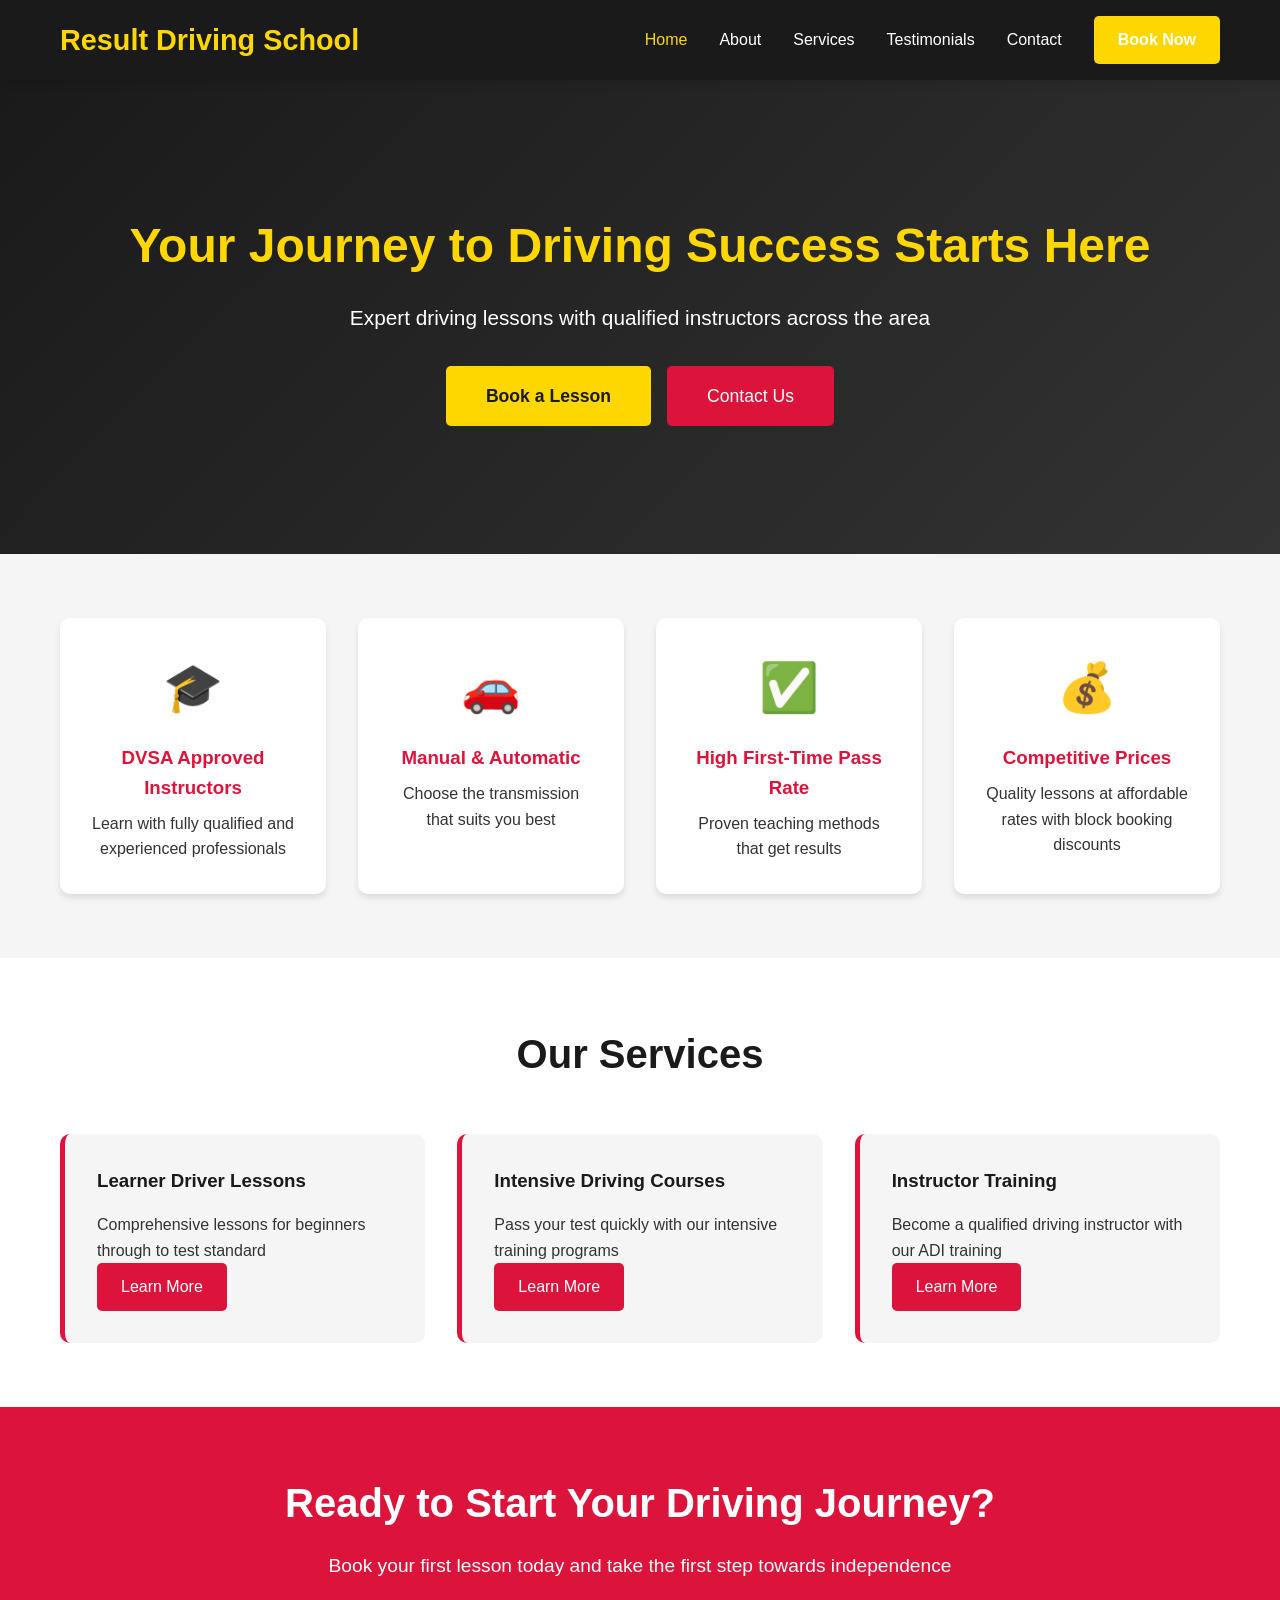
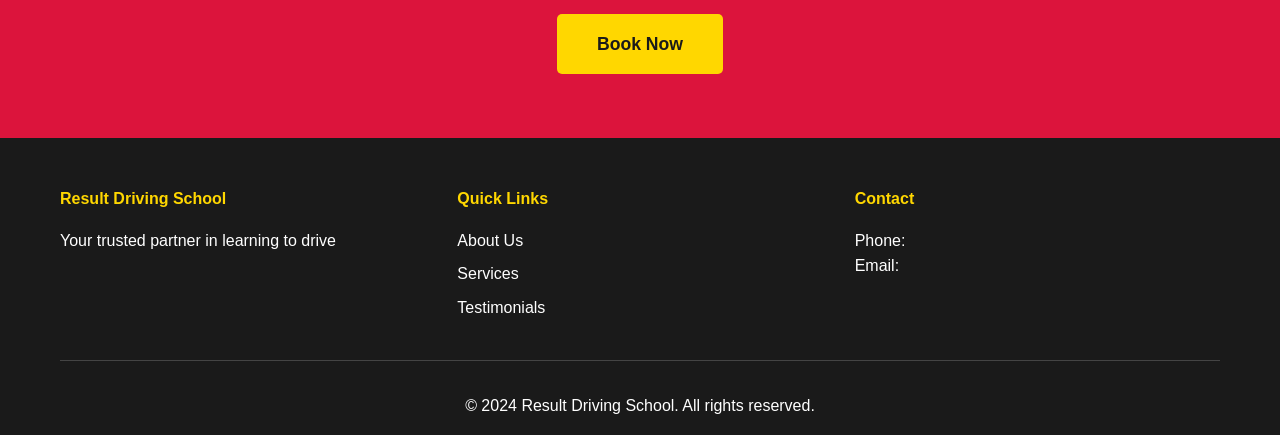
<file: index.html>
<!DOCTYPE html>

<html lang="en">
<head>
    <meta charset="UTF-8">
    <meta name="viewport" content="width=device-width, initial-scale=1.0">
    <title>Result Driving School | Expert Driving Lessons & Instructor Training</title>
    <link rel="stylesheet" href="styles.css">
</head>
<body>
    <nav class="navbar">
        <div class="container">
            <div class="logo">Result Driving School</div>
            <ul class="nav-menu">
                <li><a href="index.html" class="active">Home</a></li>
                <li><a href="about.html">About</a></li>
                <li><a href="services.html">Services</a></li>
                <li><a href="testimonials.html">Testimonials</a></li>
                <li><a href="contact.html">Contact</a></li>
                <li><a href="booking.html" class="cta-btn">Book Now</a></li>
            </ul>
            <div class="hamburger">
                <span></span>
                <span></span>
                <span></span>
            </div>
        </div>
    </nav>

    <section class="hero">
        <div class="hero-content">
            <h1>Your Journey to Driving Success Starts Here</h1>
            <p>Expert driving lessons with qualified instructors across the area</p>
            <div class="hero-buttons">
                <a href="booking.html" class="cta-btn large">Book a Lesson</a>
                <a href="contact.html" class="btn-secondary large">Contact Us</a>
            </div>
        </div>
    </section>

    <section class="features">
        <div class="container">
            <div class="feature-card">
                <div class="icon">🎓</div>
                <h3>DVSA Approved Instructors</h3>
                <p>Learn with fully qualified and experienced professionals</p>
            </div>
            <div class="feature-card">
                <div class="icon">🚗</div>
                <h3>Manual & Automatic</h3>
                <p>Choose the transmission that suits you best</p>
            </div>
            <div class="feature-card">
                <div class="icon">✅</div>
                <h3>High First-Time Pass Rate</h3>
                <p>Proven teaching methods that get results</p>
            </div>
            <div class="feature-card">
                <div class="icon">💰</div>
                <h3>Competitive Prices</h3>
                <p>Quality lessons at affordable rates with block booking discounts</p>
            </div>
        </div>
    </section>

    <section class="services-preview">
        <div class="container">
            <h2>Our Services</h2>
            <div class="services-grid">
                <div class="service-card">
                    <h3>Learner Driver Lessons</h3>
                    <p>Comprehensive lessons for beginners through to test standard</p>
                    <a href="services.html" class="btn-secondary">Learn More</a>
                </div>
                <div class="service-card">
                    <h3>Intensive Driving Courses</h3>
                    <p>Pass your test quickly with our intensive training programs</p>
                    <a href="services.html" class="btn-secondary">Learn More</a>
                </div>
                <div class="service-card">
                    <h3>Instructor Training</h3>
                    <p>Become a qualified driving instructor with our ADI training</p>
                    <a href="services.html" class="btn-secondary">Learn More</a>
                </div>
            </div>
        </div>
    </section>

    <section class="cta-section">
        <div class="container">
            <h2>Ready to Start Your Driving Journey?</h2>
            <p>Book your first lesson today and take the first step towards independence</p>
            <a href="booking.html" class="cta-btn large">Book Now</a>
        </div>
    </section>

    <footer>
        <div class="container">
            <div class="footer-content">
                <div class="footer-col">
                    <h4>Result Driving School</h4>
                    <p>Your trusted partner in learning to drive</p>
                </div>
                <div class="footer-col">
                    <h4>Quick Links</h4>
                    <ul>
                        <li><a href="about.html">About Us</a></li>
                        <li><a href="services.html">Services</a></li>
                        <li><a href="testimonials.html">Testimonials</a></li>
                    </ul>
                </div>
                <div class="footer-col">
                    <h4>Contact</h4>
                    <p>Phone: <phone number></p>
                    <p>Email: <email></p>
                </div>
            </div>
            <div class="footer-bottom">
                <p>&copy; 2024 Result Driving School. All rights reserved.</p>
            </div>
        </div>
    </footer>

    <script src="script.js"></script>
</body>
</html>
</file>
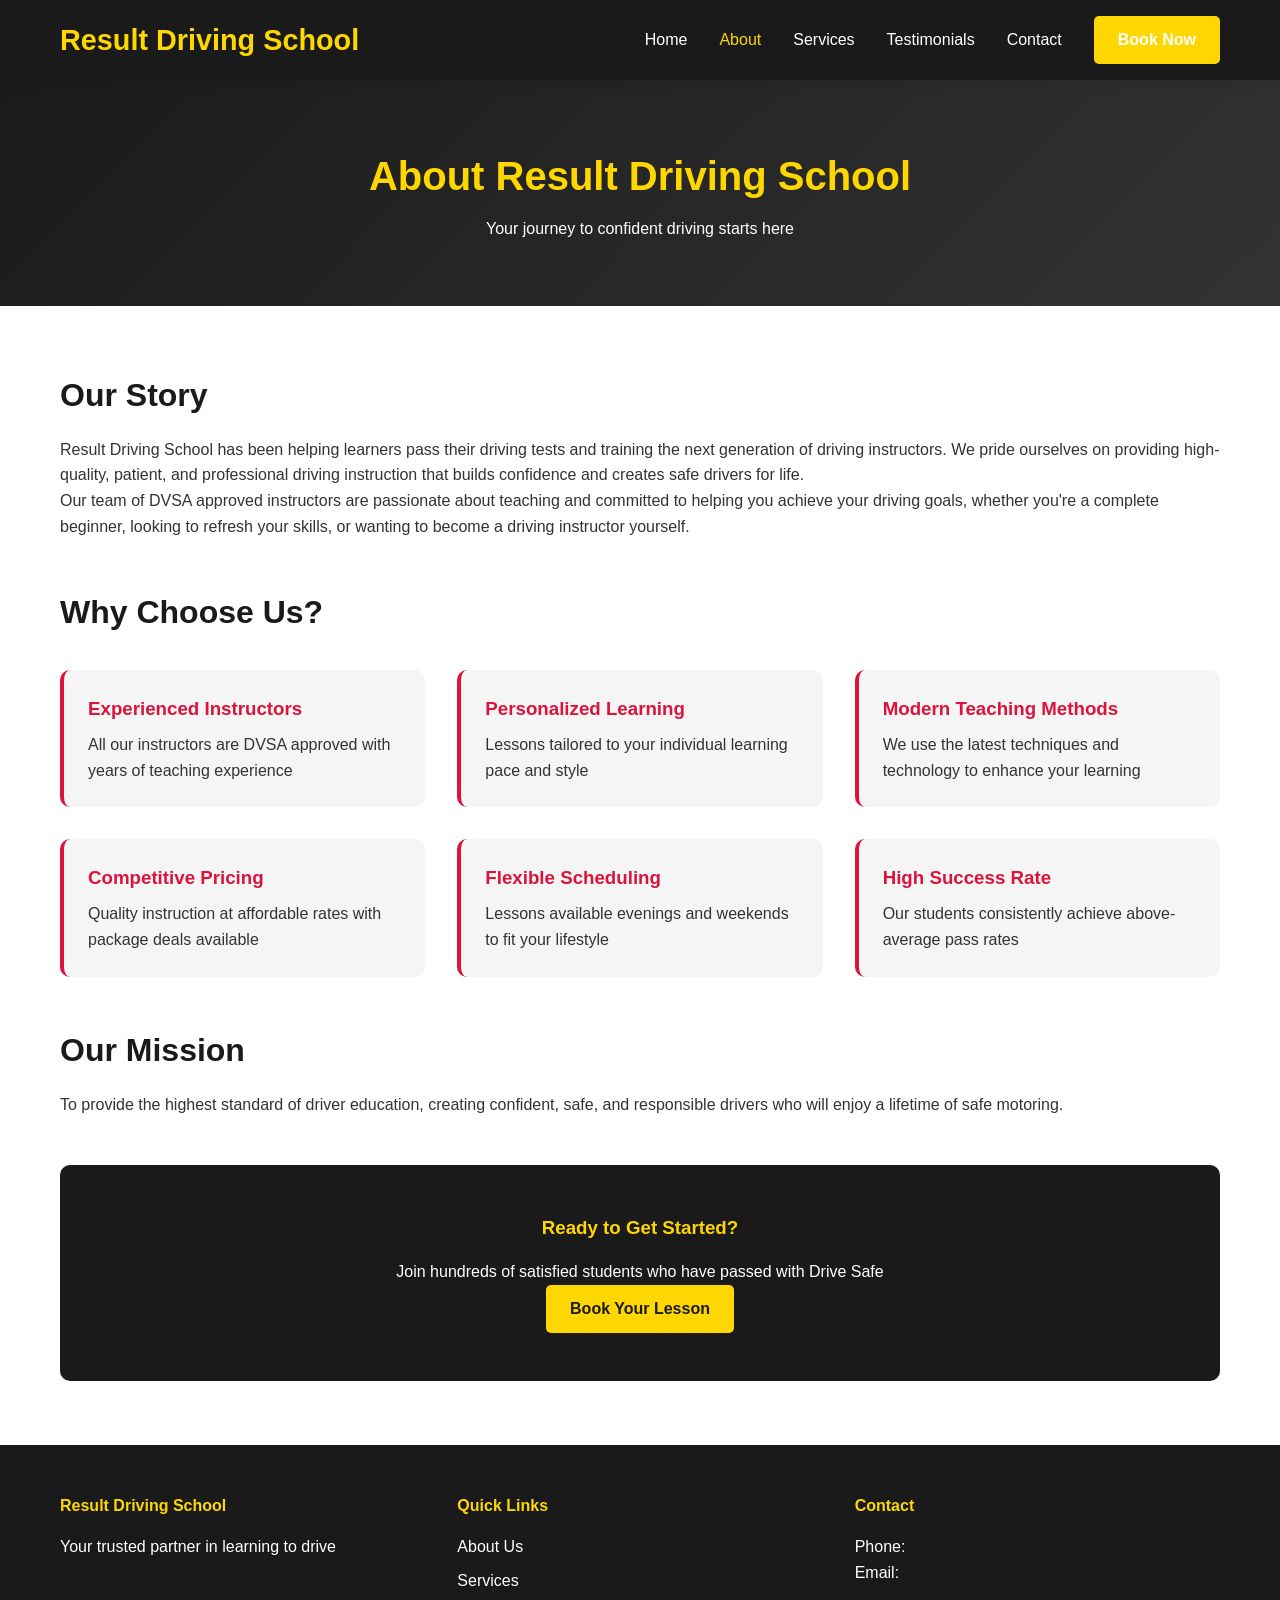
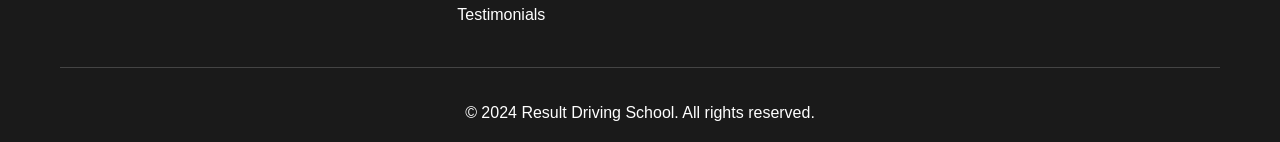
<file: about.html>
<!DOCTYPE html>
<html lang="en">
<head>
    <meta charset="UTF-8">
    <meta name="viewport" content="width=device-width, initial-scale=1.0">
    <title>About Us | Result Driving School</title>
    <link rel="stylesheet" href="styles.css">
</head>
<body>
    <nav class="navbar">
        <div class="container">
            <div class="logo">Result Driving School</div>
            <ul class="nav-menu">
                <li><a href="index.html">Home</a></li>
                <li><a href="about.html" class="active">About</a></li>
                <li><a href="services.html">Services</a></li>
                <li><a href="testimonials.html">Testimonials</a></li>
                <li><a href="contact.html">Contact</a></li>
                <li><a href="booking.html" class="cta-btn">Book Now</a></li>
            </ul>
            <div class="hamburger">
                <span></span>
                <span></span>
                <span></span>
            </div>
        </div>
    </nav>

    <section class="page-header">
        <div class="container">
            <h1>About Result Driving School</h1>
            <p>Your journey to confident driving starts here</p>
        </div>
    </section>

    <section class="about-content">
        <div class="container">
            <div class="about-section">
                <h2>Our Story</h2>
                <p>Result Driving School has been helping learners pass their driving tests and training the next generation of driving instructors. We pride ourselves on providing high-quality, patient, and professional driving instruction that builds confidence and creates safe drivers for life.</p>
                <p>Our team of DVSA approved instructors are passionate about teaching and committed to helping you achieve your driving goals, whether you're a complete beginner, looking to refresh your skills, or wanting to become a driving instructor yourself.</p>
            </div>

            <div class="about-section">
                <h2>Why Choose Us?</h2>
                <div class="why-choose-grid">
                    <div class="why-card">
                        <h3>Experienced Instructors</h3>
                        <p>All our instructors are DVSA approved with years of teaching experience</p>
                    </div>
                    <div class="why-card">
                        <h3>Personalized Learning</h3>
                        <p>Lessons tailored to your individual learning pace and style</p>
                    </div>
                    <div class="why-card">
                        <h3>Modern Teaching Methods</h3>
                        <p>We use the latest techniques and technology to enhance your learning</p>
                    </div>
                    <div class="why-card">
                        <h3>Competitive Pricing</h3>
                        <p>Quality instruction at affordable rates with package deals available</p>
                    </div>
                    <div class="why-card">
                        <h3>Flexible Scheduling</h3>
                        <p>Lessons available evenings and weekends to fit your lifestyle</p>
                    </div>
                    <div class="why-card">
                        <h3>High Success Rate</h3>
                        <p>Our students consistently achieve above-average pass rates</p>
                    </div>
                </div>
            </div>

            <div class="about-section">
                <h2>Our Mission</h2>
                <p>To provide the highest standard of driver education, creating confident, safe, and responsible drivers who will enjoy a lifetime of safe motoring.</p>
            </div>

            <div class="cta-box">
                <h3>Ready to Get Started?</h3>
                <p>Join hundreds of satisfied students who have passed with Drive Safe</p>
                <a href="booking.html" class="cta-btn">Book Your Lesson</a>
            </div>
        </div>
    </section>

    <footer>
        <div class="container">
            <div class="footer-content">
                <div class="footer-col">
                    <h4>Result Driving School</h4>
                    <p>Your trusted partner in learning to drive</p>
                </div>
                <div class="footer-col">
                    <h4>Quick Links</h4>
                    <ul>
                        <li><a href="about.html">About Us</a></li>
                        <li><a href="services.html">Services</a></li>
                        <li><a href="testimonials.html">Testimonials</a></li>
                    </ul>
                </div>
                <div class="footer-col">
                    <h4>Contact</h4>
                    <p>Phone: <phone number></p>
                    <p>Email: <email></p>
                </div>
            </div>
            <div class="footer-bottom">
                <p>&copy; 2024 Result Driving School. All rights reserved.</p>
            </div>
        </div>
    </footer>

    <script src="script.js"></script>
</body>
</html>
</file>
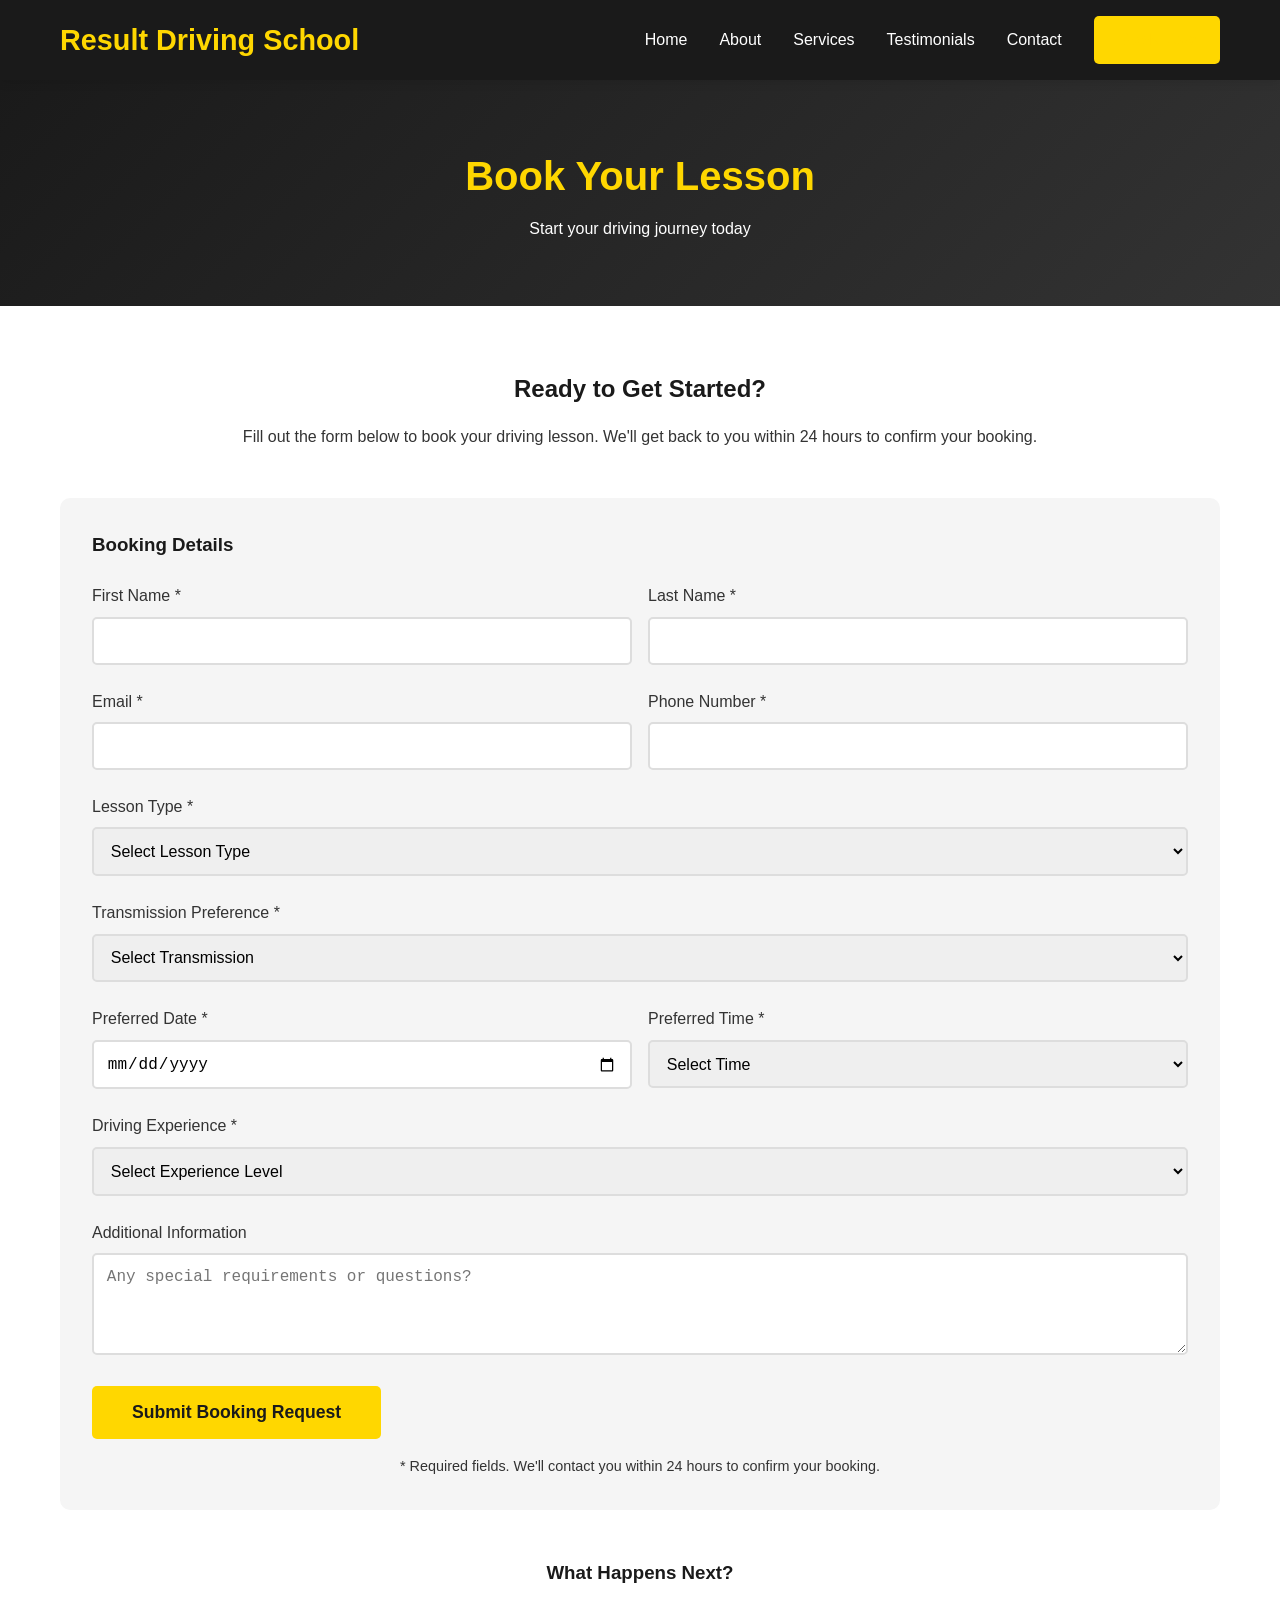
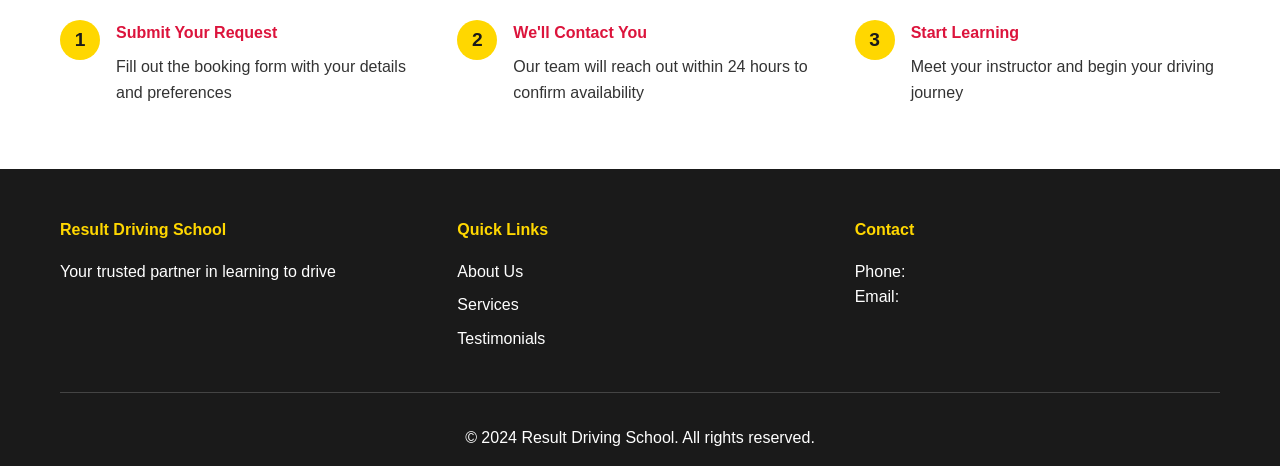
<file: booking.html>
<!DOCTYPE html>
<html lang="en">
<head>
    <meta charset="UTF-8">
    <meta name="viewport" content="width=device-width, initial-scale=1.0">
    <title>Book a Lesson | Result Driving School</title>
    <link rel="stylesheet" href="styles.css">
</head>
<body>
    <nav class="navbar">
        <div class="container">
            <div class="logo">Result Driving School</div>
            <ul class="nav-menu">
                <li><a href="index.html">Home</a></li>
                <li><a href="about.html">About</a></li>
                <li><a href="services.html">Services</a></li>
                <li><a href="testimonials.html">Testimonials</a></li>
                <li><a href="contact.html">Contact</a></li>
                <li><a href="booking.html" class="cta-btn active">Book Now</a></li>
            </ul>
            <div class="hamburger">
                <span></span>
                <span></span>
                <span></span>
            </div>
        </div>
    </nav>

    <section class="page-header">
        <div class="container">
            <h1>Book Your Lesson</h1>
            <p>Start your driving journey today</p>
        </div>
    </section>

    <section class="booking-section">
        <div class="container">
            <div class="booking-intro">
                <h2>Ready to Get Started?</h2>
                <p>Fill out the form below to book your driving lesson. We'll get back to you within 24 hours to confirm your booking.</p>
            </div>

            <div class="booking-form-container">
                <form class="booking-form" id="bookingForm">
                    <h3>Booking Details</h3>
                    
                    <div class="form-row">
                        <div class="form-group">
                            <label for="firstName">First Name *</label>
                            <input type="text" id="firstName" name="firstName" required>
                        </div>
                        <div class="form-group">
                            <label for="lastName">Last Name *</label>
                            <input type="text" id="lastName" name="lastName" required>
                        </div>
                    </div>

                    <div class="form-row">
                        <div class="form-group">
                            <label for="email">Email *</label>
                            <input type="email" id="email" name="email" required>
                        </div>
                        <div class="form-group">
                            <label for="phone">Phone Number *</label>
                            <input type="tel" id="phone" name="phone" required>
                        </div>
                    </div>

                    <div class="form-group">
                        <label for="lessonType">Lesson Type *</label>
                        <select id="lessonType" name="lessonType" required>
                            <option value="">Select Lesson Type</option>
                            <option value="learner">Learner Driver Lessons</option>
                            <option value="intensive">Intensive Driving Course</option>
                            <option value="test-prep">Test Preparation</option>
                            <option value="pass-plus">Pass Plus</option>
                            <option value="refresher">Refresher Lessons</option>
                            <option value="adi-training">ADI Instructor Training</option>
                        </select>
                    </div>

                    <div class="form-group">
                        <label for="transmission">Transmission Preference *</label>
                        <select id="transmission" name="transmission" required>
                            <option value="">Select Transmission</option>
                            <option value="manual">Manual</option>
                            <option value="automatic">Automatic</option>
                        </select>
                    </div>

                    <div class="form-row">
                        <div class="form-group">
                            <label for="preferredDate">Preferred Date *</label>
                            <input type="date" id="preferredDate" name="preferredDate" required>
                        </div>
                        <div class="form-group">
                            <label for="preferredTime">Preferred Time *</label>
                            <select id="preferredTime" name="preferredTime" required>
                                <option value="">Select Time</option>
                                <option value="morning">Morning (8am - 12pm)</option>
                                <option value="afternoon">Afternoon (12pm - 5pm)</option>
                                <option value="evening">Evening (5pm - 8pm)</option>
                            </select>
                        </div>
                    </div>

                    <div class="form-group">
                        <label for="experience">Driving Experience *</label>
                        <select id="experience" name="experience" required>
                            <option value="">Select Experience Level</option>
                            <option value="none">Complete Beginner</option>
                            <option value="some">Some Experience</option>
                            <option value="test-ready">Test Ready</option>
                            <option value="passed">Passed (Refresher)</option>
                        </select>
                    </div>

                    <div class="form-group">
                        <label for="message">Additional Information</label>
                        <textarea id="message" name="message" rows="4" placeholder="Any special requirements or questions?"></textarea>
                    </div>

                    <button type="submit" class="cta-btn large">Submit Booking Request</button>
                    <p class="form-note">* Required fields. We'll contact you within 24 hours to confirm your booking.</p>
                </form>
            </div>

            <div class="booking-info">
                <h3>What Happens Next?</h3>
                <div class="steps">
                    <div class="step">
                        <span class="step-number">1</span>
                        <div class="step-content">
                            <h4>Submit Your Request</h4>
                            <p>Fill out the booking form with your details and preferences</p>
                        </div>
                    </div>
                    <div class="step">
                        <span class="step-number">2</span>
                        <div class="step-content">
                            <h4>We'll Contact You</h4>
                            <p>Our team will reach out within 24 hours to confirm availability</p>
                        </div>
                    </div>
                    <div class="step">
                        <span class="step-number">3</span>
                        <div class="step-content">
                            <h4>Start Learning</h4>
                            <p>Meet your instructor and begin your driving journey</p>
                        </div>
                    </div>
                </div>
            </div>
        </div>
    </section>

    <footer>
        <div class="container">
            <div class="footer-content">
                <div class="footer-col">
                    <h4>Result Driving School</h4>
                    <p>Your trusted partner in learning to drive</p>
                </div>
                <div class="footer-col">
                    <h4>Quick Links</h4>
                    <ul>
                        <li><a href="about.html">About Us</a></li>
                        <li><a href="services.html">Services</a></li>
                        <li><a href="testimonials.html">Testimonials</a></li>
                    </ul>
                </div>
                <div class="footer-col">
                    <h4>Contact</h4>
                    <p>Phone: <phone number></p>
                    <p>Email: <email></p>
                </div>
            </div>
            <div class="footer-bottom">
                <p>&copy; 2024 Result Driving School. All rights reserved.</p>
            </div>
        </div>
    </footer>

    <script src="script.js"></script>
</body>
</html>
</file>
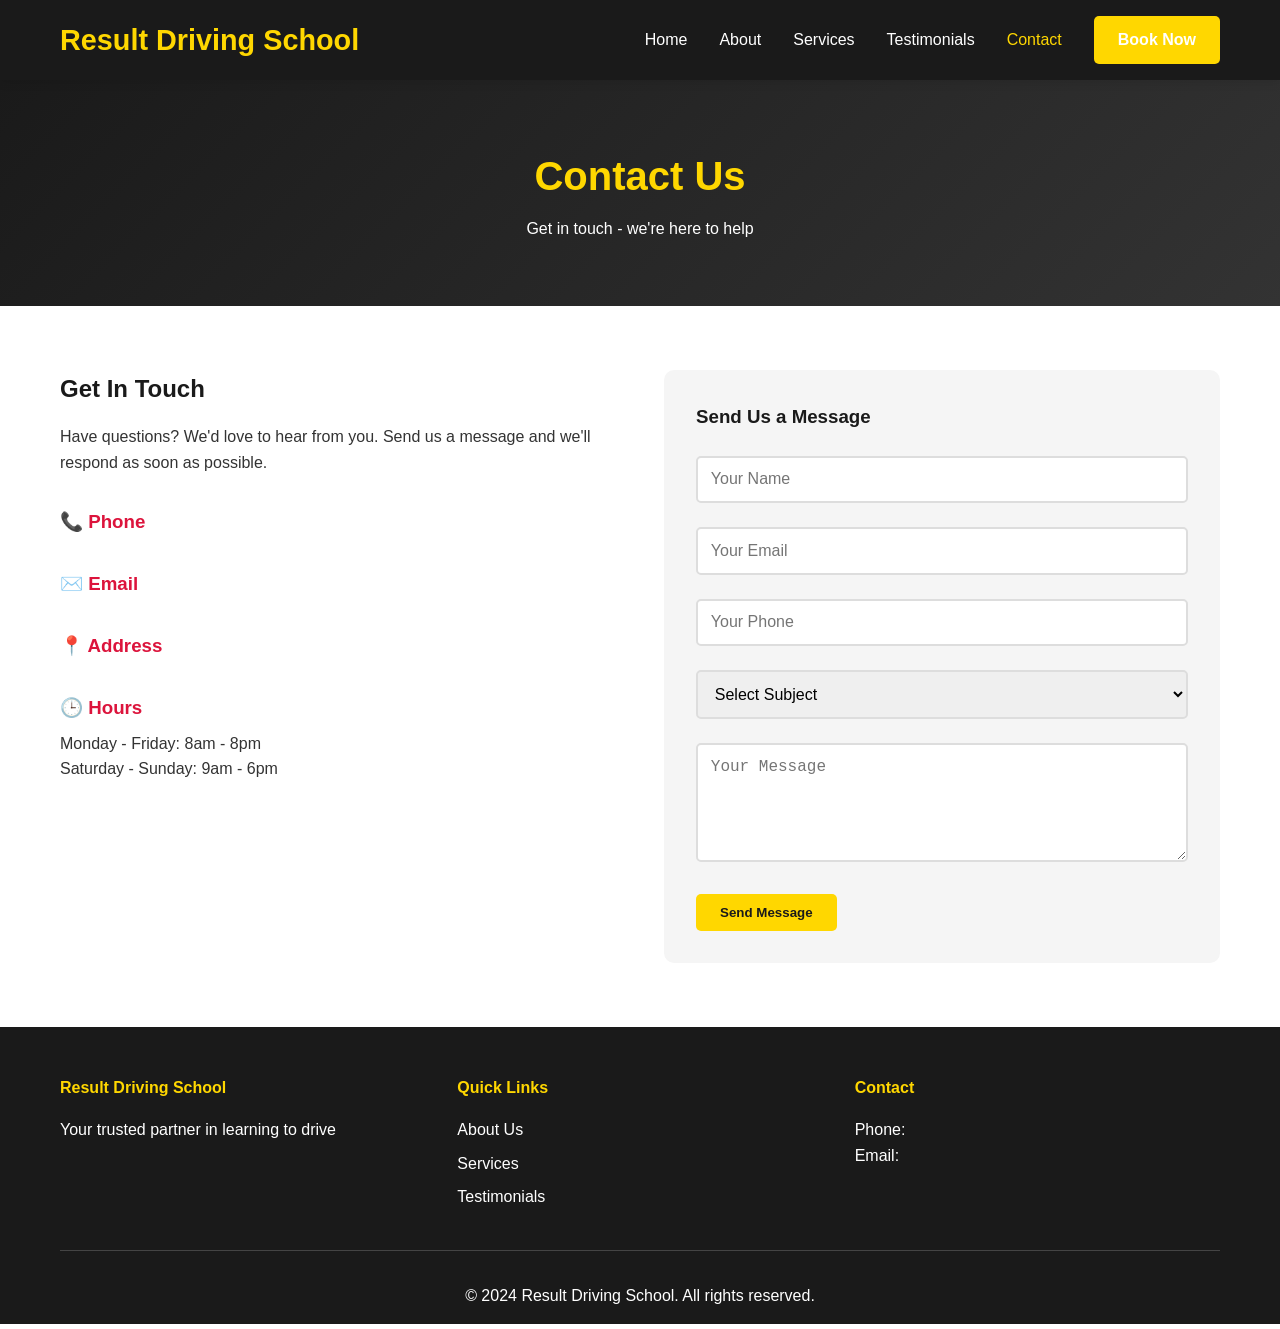
<file: contact.html>
<!DOCTYPE html>
<html lang="en">
<head>
    <meta charset="UTF-8">
    <meta name="viewport" content="width=device-width, initial-scale=1.0">
    <title>Contact Us | Result Driving School</title>
    <link rel="stylesheet" href="styles.css">
</head>
<body>
    <nav class="navbar">
        <div class="container">
            <div class="logo">Result Driving School</div>
            <ul class="nav-menu">
                <li><a href="index.html">Home</a></li>
                <li><a href="about.html">About</a></li>
                <li><a href="services.html">Services</a></li>
                <li><a href="testimonials.html">Testimonials</a></li>
                <li><a href="contact.html" class="active">Contact</a></li>
                <li><a href="booking.html" class="cta-btn">Book Now</a></li>
            </ul>
            <div class="hamburger">
                <span></span>
                <span></span>
                <span></span>
            </div>
        </div>
    </nav>

    <section class="page-header">
        <div class="container">
            <h1>Contact Us</h1>
            <p>Get in touch - we're here to help</p>
        </div>
    </section>

    <section class="contact-section">
        <div class="container">
            <div class="contact-grid">
                <div class="contact-info">
                    <h2>Get In Touch</h2>
                    <p>Have questions? We'd love to hear from you. Send us a message and we'll respond as soon as possible.</p>
                    
                    <div class="contact-details">
                        <div class="contact-item">
                            <h3>📞 Phone</h3>
                            <p><phone number></p>
                        </div>
                        <div class="contact-item">
                            <h3>✉️ Email</h3>
                            <p><email></p>
                        </div>
                        <div class="contact-item">
                            <h3>📍 Address</h3>
                            <p><address></p>
                        </div>
                        <div class="contact-item">
                            <h3>🕒 Hours</h3>
                            <p>Monday - Friday: 8am - 8pm</p>
                            <p>Saturday - Sunday: 9am - 6pm</p>
                        </div>
                    </div>
                </div>

                <div class="contact-form-container">
                    <form class="contact-form" id="contactForm">
                        <h3>Send Us a Message</h3>
                        <div class="form-group">
                            <input type="text" id="name" name="name" placeholder="Your Name" required>
                        </div>
                        <div class="form-group">
                            <input type="email" id="email" name="email" placeholder="Your Email" required>
                        </div>
                        <div class="form-group">
                            <input type="tel" id="phone" name="phone" placeholder="Your Phone">
                        </div>
                        <div class="form-group">
                            <select id="subject" name="subject" required>
                                <option value="">Select Subject</option>
                                <option value="general">General Inquiry</option>
                                <option value="booking">Booking Question</option>
                                <option value="pricing">Pricing Information</option>
                                <option value="other">Other</option>
                            </select>
                        </div>
                        <div class="form-group">
                            <textarea id="message" name="message" rows="5" placeholder="Your Message" required></textarea>
                        </div>
                        <button type="submit" class="cta-btn">Send Message</button>
                    </form>
                </div>
            </div>
        </div>
    </section>

    <footer>
        <div class="container">
            <div class="footer-content">
                <div class="footer-col">
                    <h4>Result Driving School</h4>
                    <p>Your trusted partner in learning to drive</p>
                </div>
                <div class="footer-col">
                    <h4>Quick Links</h4>
                    <ul>
                        <li><a href="about.html">About Us</a></li>
                        <li><a href="services.html">Services</a></li>
                        <li><a href="testimonials.html">Testimonials</a></li>
                    </ul>
                </div>
                <div class="footer-col">
                    <h4>Contact</h4>
                    <p>Phone: <phone number></p>
                    <p>Email: <email></p>
                </div>
            </div>
            <div class="footer-bottom">
                <p>&copy; 2024 Result Driving School. All rights reserved.</p>
            </div>
        </div>
    </footer>

    <script src="script.js"></script>
</body>
</html>
</file>
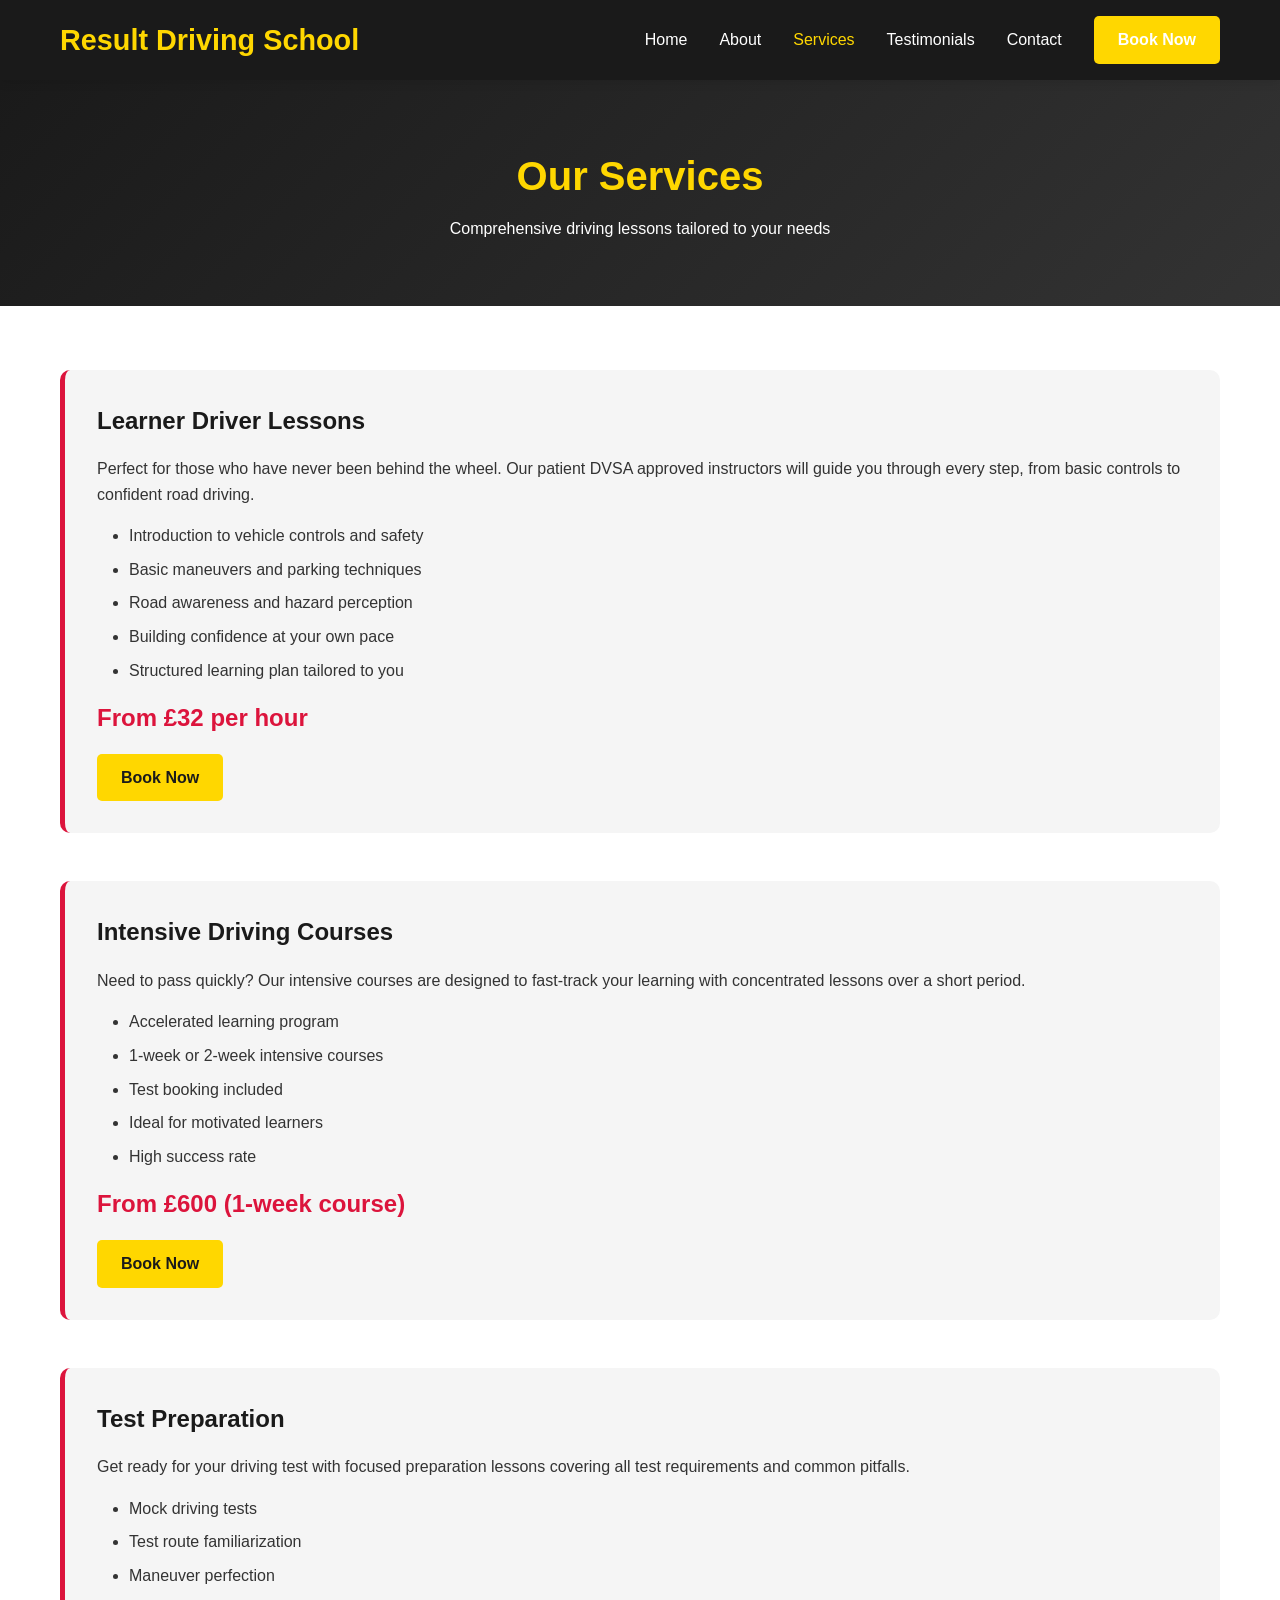
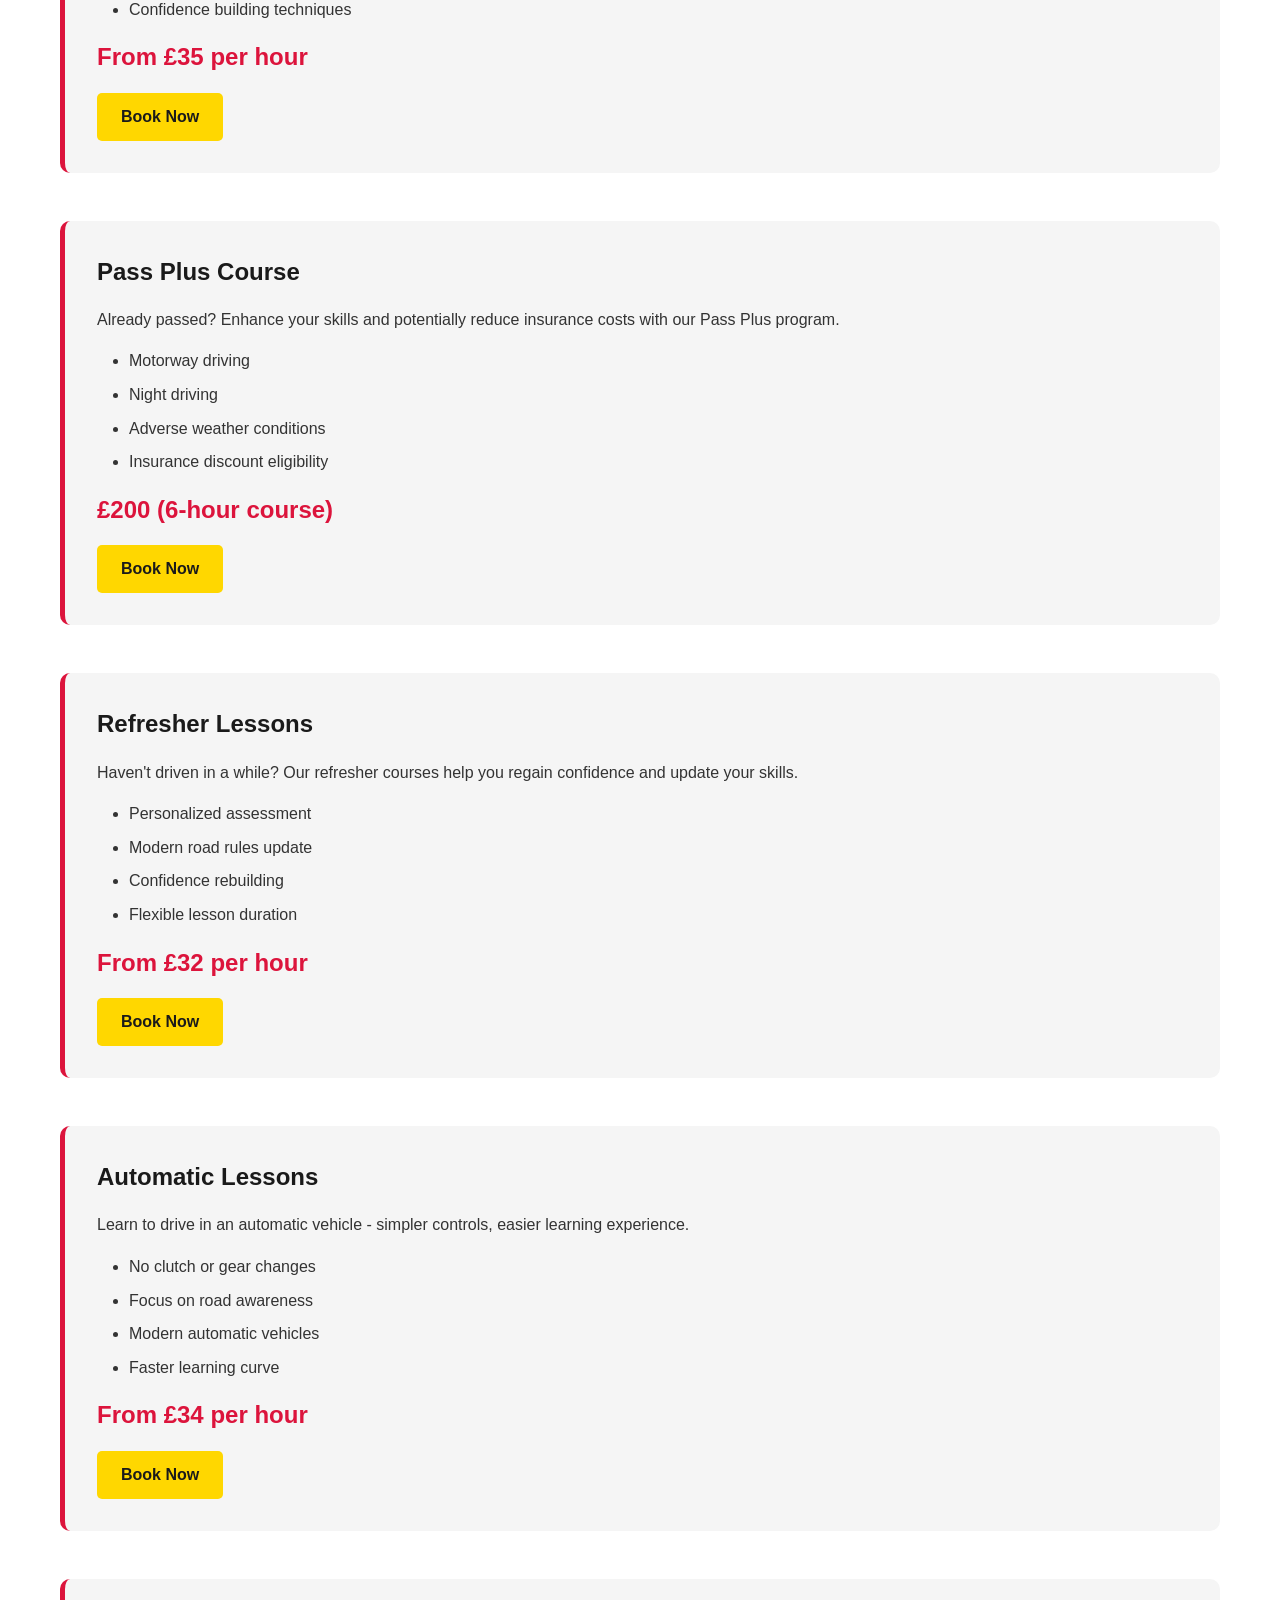
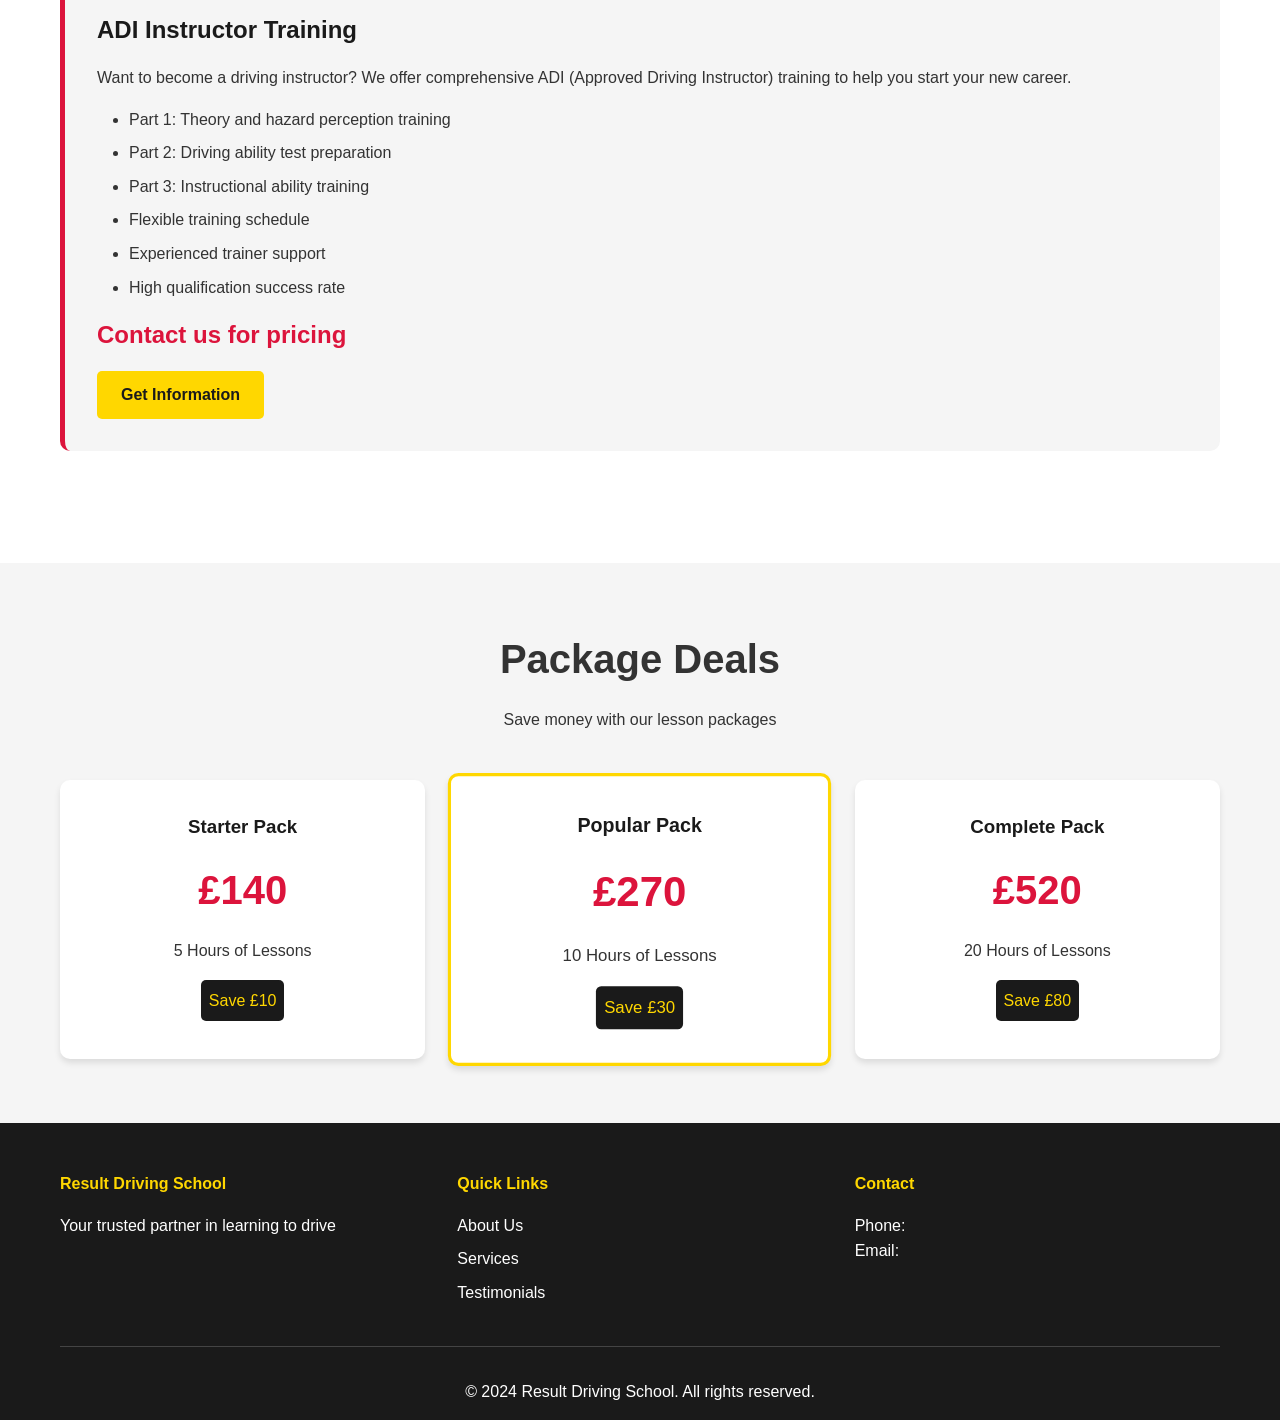
<file: services.html>
<!DOCTYPE html>
<html lang="en">
<head>
    <meta charset="UTF-8">
    <meta name="viewport" content="width=device-width, initial-scale=1.0">
    <title>Our Services | Result Driving School</title>
    <link rel="stylesheet" href="styles.css">
</head>
<body>
    <nav class="navbar">
        <div class="container">
            <div class="logo">Result Driving School</div>
            <ul class="nav-menu">
                <li><a href="index.html">Home</a></li>
                <li><a href="about.html">About</a></li>
                <li><a href="services.html" class="active">Services</a></li>
                <li><a href="testimonials.html">Testimonials</a></li>
                <li><a href="contact.html">Contact</a></li>
                <li><a href="booking.html" class="cta-btn">Book Now</a></li>
            </ul>
            <div class="hamburger">
                <span></span>
                <span></span>
                <span></span>
            </div>
        </div>
    </nav>

    <section class="page-header">
        <div class="container">
            <h1>Our Services</h1>
            <p>Comprehensive driving lessons tailored to your needs</p>
        </div>
    </section>

    <section class="services-detailed">
        <div class="container">
            <div class="service-detail">
                <div class="service-detail-content">
                    <h2>Learner Driver Lessons</h2>
                    <p>Perfect for those who have never been behind the wheel. Our patient DVSA approved instructors will guide you through every step, from basic controls to confident road driving.</p>
                    <ul>
                        <li>Introduction to vehicle controls and safety</li>
                        <li>Basic maneuvers and parking techniques</li>
                        <li>Road awareness and hazard perception</li>
                        <li>Building confidence at your own pace</li>
                        <li>Structured learning plan tailored to you</li>
                    </ul>
                    <p class="price">From £32 per hour</p>
                    <a href="booking.html" class="cta-btn">Book Now</a>
                </div>
            </div>

            <div class="service-detail">
                <div class="service-detail-content">
                    <h2>Intensive Driving Courses</h2>
                    <p>Need to pass quickly? Our intensive courses are designed to fast-track your learning with concentrated lessons over a short period.</p>
                    <ul>
                        <li>Accelerated learning program</li>
                        <li>1-week or 2-week intensive courses</li>
                        <li>Test booking included</li>
                        <li>Ideal for motivated learners</li>
                        <li>High success rate</li>
                    </ul>
                    <p class="price">From £600 (1-week course)</p>
                    <a href="booking.html" class="cta-btn">Book Now</a>
                </div>
            </div>

            <div class="service-detail">
                <div class="service-detail-content">
                    <h2>Test Preparation</h2>
                    <p>Get ready for your driving test with focused preparation lessons covering all test requirements and common pitfalls.</p>
                    <ul>
                        <li>Mock driving tests</li>
                        <li>Test route familiarization</li>
                        <li>Maneuver perfection</li>
                        <li>Confidence building techniques</li>
                    </ul>
                    <p class="price">From £35 per hour</p>
                    <a href="booking.html" class="cta-btn">Book Now</a>
                </div>
            </div>

            <div class="service-detail">
                <div class="service-detail-content">
                    <h2>Pass Plus Course</h2>
                    <p>Already passed? Enhance your skills and potentially reduce insurance costs with our Pass Plus program.</p>
                    <ul>
                        <li>Motorway driving</li>
                        <li>Night driving</li>
                        <li>Adverse weather conditions</li>
                        <li>Insurance discount eligibility</li>
                    </ul>
                    <p class="price">£200 (6-hour course)</p>
                    <a href="booking.html" class="cta-btn">Book Now</a>
                </div>
            </div>

            <div class="service-detail">
                <div class="service-detail-content">
                    <h2>Refresher Lessons</h2>
                    <p>Haven't driven in a while? Our refresher courses help you regain confidence and update your skills.</p>
                    <ul>
                        <li>Personalized assessment</li>
                        <li>Modern road rules update</li>
                        <li>Confidence rebuilding</li>
                        <li>Flexible lesson duration</li>
                    </ul>
                    <p class="price">From £32 per hour</p>
                    <a href="booking.html" class="cta-btn">Book Now</a>
                </div>
            </div>

            <div class="service-detail">
                <div class="service-detail-content">
                    <h2>Automatic Lessons</h2>
                    <p>Learn to drive in an automatic vehicle - simpler controls, easier learning experience.</p>
                    <ul>
                        <li>No clutch or gear changes</li>
                        <li>Focus on road awareness</li>
                        <li>Modern automatic vehicles</li>
                        <li>Faster learning curve</li>
                    </ul>
                    <p class="price">From £34 per hour</p>
                    <a href="booking.html" class="cta-btn">Book Now</a>
                </div>
            </div>

            <div class="service-detail">
                <div class="service-detail-content">
                    <h2>ADI Instructor Training</h2>
                    <p>Want to become a driving instructor? We offer comprehensive ADI (Approved Driving Instructor) training to help you start your new career.</p>
                    <ul>
                        <li>Part 1: Theory and hazard perception training</li>
                        <li>Part 2: Driving ability test preparation</li>
                        <li>Part 3: Instructional ability training</li>
                        <li>Flexible training schedule</li>
                        <li>Experienced trainer support</li>
                        <li>High qualification success rate</li>
                    </ul>
                    <p class="price">Contact us for pricing</p>
                    <a href="contact.html" class="cta-btn">Get Information</a>
                </div>
            </div>
        </div>
    </section>

    <section class="packages">
        <div class="container">
            <h2>Package Deals</h2>
            <p class="subtitle">Save money with our lesson packages</p>
            <div class="packages-grid">
                <div class="package-card">
                    <h3>Starter Pack</h3>
                    <p class="package-price">£140</p>
                    <p>5 Hours of Lessons</p>
                    <p class="savings">Save £10</p>
                </div>
                <div class="package-card featured">
                    <h3>Popular Pack</h3>
                    <p class="package-price">£270</p>
                    <p>10 Hours of Lessons</p>
                    <p class="savings">Save £30</p>
                </div>
                <div class="package-card">
                    <h3>Complete Pack</h3>
                    <p class="package-price">£520</p>
                    <p>20 Hours of Lessons</p>
                    <p class="savings">Save £80</p>
                </div>
            </div>
        </div>
    </section>

    <footer>
        <div class="container">
            <div class="footer-content">
                <div class="footer-col">
                    <h4>Result Driving School</h4>
                    <p>Your trusted partner in learning to drive</p>
                </div>
                <div class="footer-col">
                    <h4>Quick Links</h4>
                    <ul>
                        <li><a href="about.html">About Us</a></li>
                        <li><a href="services.html">Services</a></li>
                        <li><a href="testimonials.html">Testimonials</a></li>
                    </ul>
                </div>
                <div class="footer-col">
                    <h4>Contact</h4>
                    <p>Phone: <phone number></p>
                    <p>Email: <email></p>
                </div>
            </div>
            <div class="footer-bottom">
                <p>&copy; 2024 Result Driving School. All rights reserved.</p>
            </div>
        </div>
    </footer>

    <script src="script.js"></script>
</body>
</html>
</file>
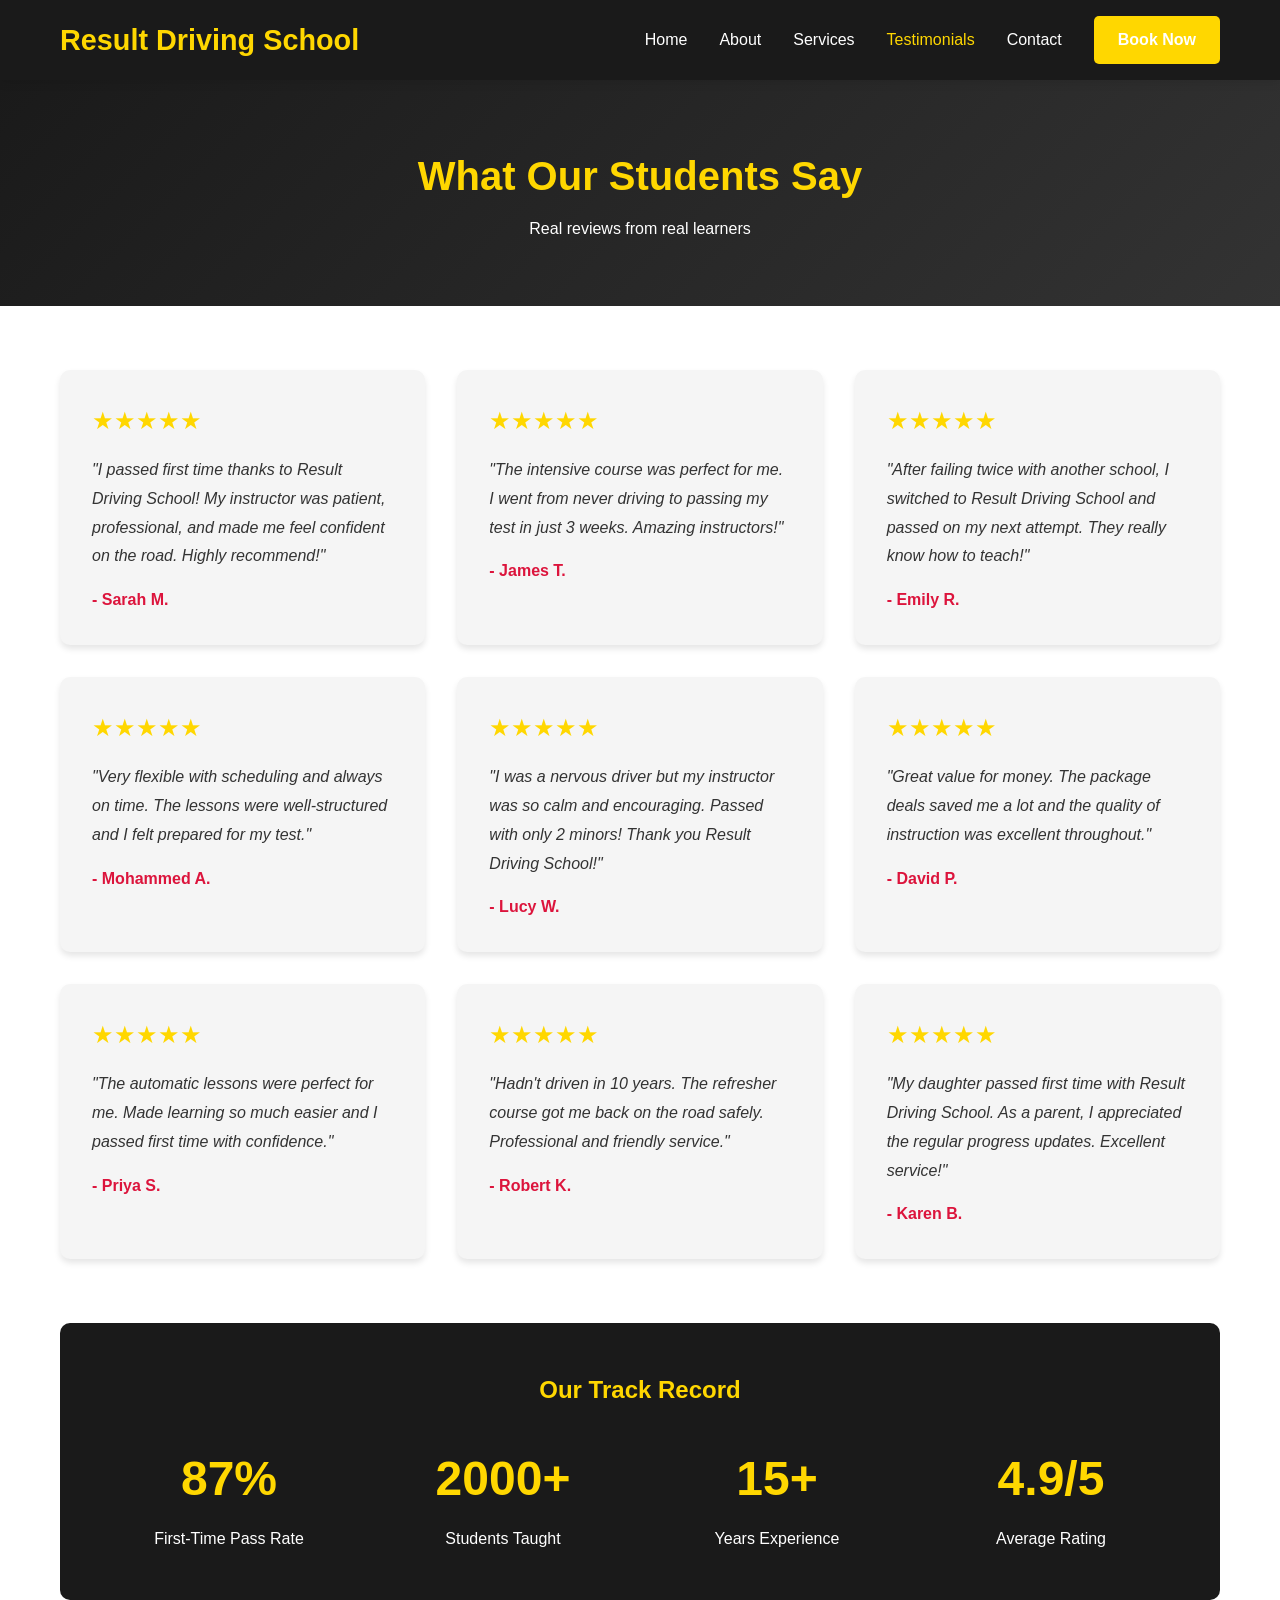
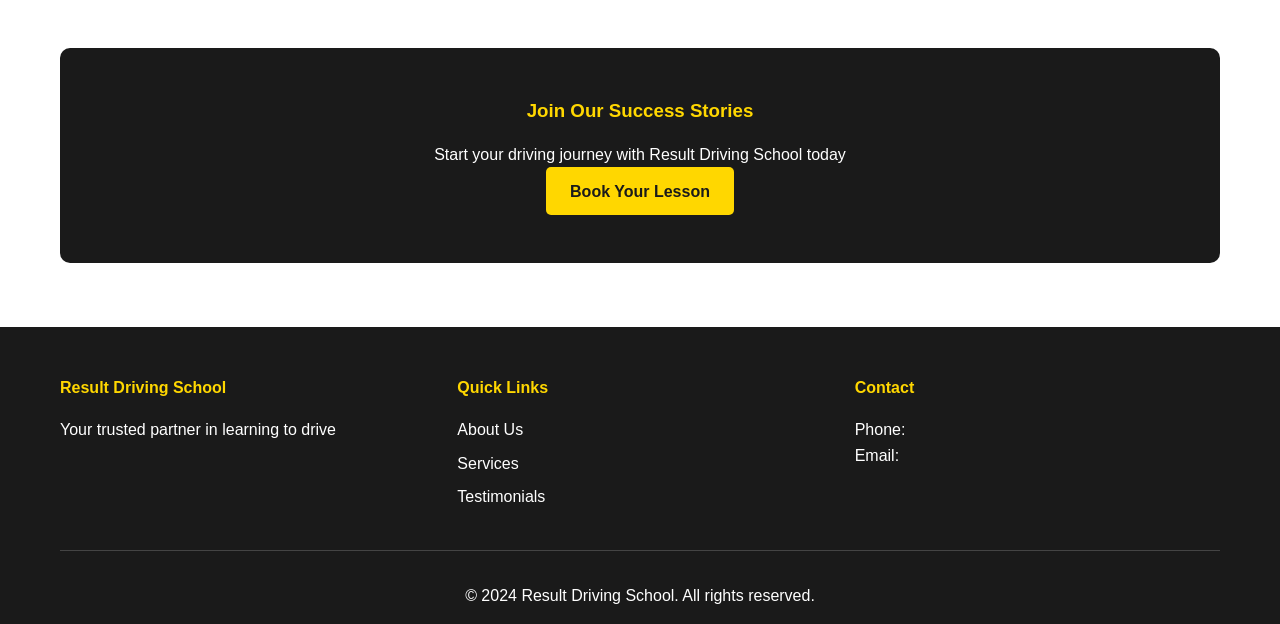
<file: testimonials.html>
<!DOCTYPE html>
<html lang="en">
<head>
    <meta charset="UTF-8">
    <meta name="viewport" content="width=device-width, initial-scale=1.0">
    <title>Testimonials | Result Driving School</title>
    <link rel="stylesheet" href="styles.css">
</head>
<body>
    <nav class="navbar">
        <div class="container">
            <div class="logo">Result Driving School</div>
            <ul class="nav-menu">
                <li><a href="index.html">Home</a></li>
                <li><a href="about.html">About</a></li>
                <li><a href="services.html">Services</a></li>
                <li><a href="testimonials.html" class="active">Testimonials</a></li>
                <li><a href="contact.html">Contact</a></li>
                <li><a href="booking.html" class="cta-btn">Book Now</a></li>
            </ul>
            <div class="hamburger">
                <span></span>
                <span></span>
                <span></span>
            </div>
        </div>
    </nav>

    <section class="page-header">
        <div class="container">
            <h1>What Our Students Say</h1>
            <p>Real reviews from real learners</p>
        </div>
    </section>

    <section class="testimonials-section">
        <div class="container">
            <div class="testimonials-grid">
                <div class="testimonial-card">
                    <div class="stars">★★★★★</div>
                    <p class="testimonial-text">"I passed first time thanks to Result Driving School! My instructor was patient, professional, and made me feel confident on the road. Highly recommend!"</p>
                    <p class="testimonial-author">- Sarah M.</p>
                </div>

                <div class="testimonial-card">
                    <div class="stars">★★★★★</div>
                    <p class="testimonial-text">"The intensive course was perfect for me. I went from never driving to passing my test in just 3 weeks. Amazing instructors!"</p>
                    <p class="testimonial-author">- James T.</p>
                </div>

                <div class="testimonial-card">
                    <div class="stars">★★★★★</div>
                    <p class="testimonial-text">"After failing twice with another school, I switched to Result Driving School and passed on my next attempt. They really know how to teach!"</p>
                    <p class="testimonial-author">- Emily R.</p>
                </div>

                <div class="testimonial-card">
                    <div class="stars">★★★★★</div>
                    <p class="testimonial-text">"Very flexible with scheduling and always on time. The lessons were well-structured and I felt prepared for my test."</p>
                    <p class="testimonial-author">- Mohammed A.</p>
                </div>

                <div class="testimonial-card">
                    <div class="stars">★★★★★</div>
                    <p class="testimonial-text">"I was a nervous driver but my instructor was so calm and encouraging. Passed with only 2 minors! Thank you Result Driving School!"</p>
                    <p class="testimonial-author">- Lucy W.</p>
                </div>

                <div class="testimonial-card">
                    <div class="stars">★★★★★</div>
                    <p class="testimonial-text">"Great value for money. The package deals saved me a lot and the quality of instruction was excellent throughout."</p>
                    <p class="testimonial-author">- David P.</p>
                </div>

                <div class="testimonial-card">
                    <div class="stars">★★★★★</div>
                    <p class="testimonial-text">"The automatic lessons were perfect for me. Made learning so much easier and I passed first time with confidence."</p>
                    <p class="testimonial-author">- Priya S.</p>
                </div>

                <div class="testimonial-card">
                    <div class="stars">★★★★★</div>
                    <p class="testimonial-text">"Hadn't driven in 10 years. The refresher course got me back on the road safely. Professional and friendly service."</p>
                    <p class="testimonial-author">- Robert K.</p>
                </div>

                <div class="testimonial-card">
                    <div class="stars">★★★★★</div>
                    <p class="testimonial-text">"My daughter passed first time with Result Driving School. As a parent, I appreciated the regular progress updates. Excellent service!"</p>
                    <p class="testimonial-author">- Karen B.</p>
                </div>
            </div>

            <div class="stats-section">
                <h2>Our Track Record</h2>
                <div class="stats-grid">
                    <div class="stat-card">
                        <h3>87%</h3>
                        <p>First-Time Pass Rate</p>
                    </div>
                    <div class="stat-card">
                        <h3>2000+</h3>
                        <p>Students Taught</p>
                    </div>
                    <div class="stat-card">
                        <h3>15+</h3>
                        <p>Years Experience</p>
                    </div>
                    <div class="stat-card">
                        <h3>4.9/5</h3>
                        <p>Average Rating</p>
                    </div>
                </div>
            </div>

            <div class="cta-box">
                <h3>Join Our Success Stories</h3>
                <p>Start your driving journey with Result Driving School today</p>
                <a href="booking.html" class="cta-btn">Book Your Lesson</a>
            </div>
        </div>
    </section>

    <footer>
        <div class="container">
            <div class="footer-content">
                <div class="footer-col">
                    <h4>Result Driving School</h4>
                    <p>Your trusted partner in learning to drive</p>
                </div>
                <div class="footer-col">
                    <h4>Quick Links</h4>
                    <ul>
                        <li><a href="about.html">About Us</a></li>
                        <li><a href="services.html">Services</a></li>
                        <li><a href="testimonials.html">Testimonials</a></li>
                    </ul>
                </div>
                <div class="footer-col">
                    <h4>Contact</h4>
                    <p>Phone: <phone number></p>
                    <p>Email: <email></p>
                </div>
            </div>
            <div class="footer-bottom">
                <p>&copy; 2024 Result Driving School. All rights reserved.</p>
            </div>
        </div>
    </footer>

    <script src="script.js"></script>
</body>
</html>
</file>
<file: styles.css>
* {
    margin: 0;
    padding: 0;
    box-sizing: border-box;
}

:root {
    --primary-black: #1a1a1a;
    --secondary-red: #dc143c;
    --accent-yellow: #ffd700;
    --light-gray: #f5f5f5;
    --dark-gray: #333;
    --white: #ffffff;
}

body {
    font-family: 'Segoe UI', Tahoma, Geneva, Verdana, sans-serif;
    line-height: 1.6;
    color: var(--dark-gray);
}

.container {
    max-width: 1200px;
    margin: 0 auto;
    padding: 0 20px;
}

/* Navigation */
.navbar {
    background: var(--primary-black);
    padding: 1rem 0;
    position: sticky;
    top: 0;
    z-index: 1000;
    box-shadow: 0 2px 10px rgba(0,0,0,0.1);
}

.navbar .container {
    display: flex;
    justify-content: space-between;
    align-items: center;
}

.logo {
    color: var(--accent-yellow);
    font-size: 1.8rem;
    font-weight: bold;
}

.nav-menu {
    display: flex;
    list-style: none;
    gap: 2rem;
    align-items: center;
}

.nav-menu a {
    color: var(--white);
    text-decoration: none;
    transition: color 0.3s;
}

.nav-menu a:hover,
.nav-menu a.active {
    color: var(--accent-yellow);
}

.hamburger {
    display: none;
    flex-direction: column;
    cursor: pointer;
}

.hamburger span {
    width: 25px;
    height: 3px;
    background: var(--accent-yellow);
    margin: 3px 0;
    transition: 0.3s;
}

/* Buttons */
.cta-btn {
    background: var(--accent-yellow);
    color: var(--primary-black);
    padding: 0.7rem 1.5rem;
    border-radius: 5px;
    text-decoration: none;
    font-weight: bold;
    transition: all 0.3s;
    display: inline-block;
    border: none;
    cursor: pointer;
}

.cta-btn:hover {
    background: var(--secondary-red);
    color: var(--white);
    transform: translateY(-2px);
}

.cta-btn.large {
    padding: 1rem 2.5rem;
    font-size: 1.1rem;
}

.btn-secondary {
    background: var(--secondary-red);
    color: var(--white);
    padding: 0.7rem 1.5rem;
    border-radius: 5px;
    text-decoration: none;
    transition: all 0.3s;
    display: inline-block;
}

.btn-secondary:hover {
    background: var(--primary-black);
}

/* Hero Section */
.hero {
    background: linear-gradient(135deg, var(--primary-black) 0%, var(--dark-gray) 100%);
    color: var(--white);
    padding: 8rem 2rem;
    text-align: center;
}

.hero-content h1 {
    font-size: 3rem;
    margin-bottom: 1rem;
    color: var(--accent-yellow);
}

.hero-content p {
    font-size: 1.3rem;
    margin-bottom: 2rem;
}

.hero-buttons {
    display: flex;
    gap: 1rem;
    justify-content: center;
    flex-wrap: wrap;
}

.btn-secondary.large {
    padding: 1rem 2.5rem;
    font-size: 1.1rem;
}

/* Features Section */
.features {
    padding: 4rem 0;
    background: var(--light-gray);
}

.features .container {
    display: grid;
    grid-template-columns: repeat(auto-fit, minmax(250px, 1fr));
    gap: 2rem;
}

.feature-card {
    background: var(--white);
    padding: 2rem;
    border-radius: 10px;
    text-align: center;
    box-shadow: 0 4px 6px rgba(0,0,0,0.1);
    transition: transform 0.3s;
}

.feature-card:hover {
    transform: translateY(-5px);
}

.feature-card .icon {
    font-size: 3rem;
    margin-bottom: 1rem;
}

.feature-card h3 {
    color: var(--secondary-red);
    margin-bottom: 0.5rem;
}

/* Services Preview */
.services-preview {
    padding: 4rem 0;
}

.services-preview h2 {
    text-align: center;
    font-size: 2.5rem;
    margin-bottom: 3rem;
    color: var(--primary-black);
}

.services-grid {
    display: grid;
    grid-template-columns: repeat(auto-fit, minmax(300px, 1fr));
    gap: 2rem;
}

.service-card {
    background: var(--light-gray);
    padding: 2rem;
    border-radius: 10px;
    border-left: 5px solid var(--secondary-red);
}

.service-card h3 {
    color: var(--primary-black);
    margin-bottom: 1rem;
}

/* CTA Section */
.cta-section {
    background: var(--secondary-red);
    color: var(--white);
    padding: 4rem 2rem;
    text-align: center;
}

.cta-section h2 {
    font-size: 2.5rem;
    margin-bottom: 1rem;
}

.cta-section p {
    font-size: 1.2rem;
    margin-bottom: 2rem;
}

/* Page Header */
.page-header {
    background: linear-gradient(135deg, var(--primary-black) 0%, var(--dark-gray) 100%);
    color: var(--white);
    padding: 4rem 2rem;
    text-align: center;
}

.page-header h1 {
    font-size: 2.5rem;
    color: var(--accent-yellow);
    margin-bottom: 0.5rem;
}

/* Services Detailed */
.services-detailed {
    padding: 4rem 0;
}

.service-detail {
    margin-bottom: 3rem;
    padding: 2rem;
    background: var(--light-gray);
    border-radius: 10px;
    border-left: 5px solid var(--secondary-red);
}

.service-detail h2 {
    color: var(--primary-black);
    margin-bottom: 1rem;
}

.service-detail ul {
    margin: 1rem 0;
    padding-left: 2rem;
}

.service-detail li {
    margin: 0.5rem 0;
}

.service-detail .price {
    font-size: 1.5rem;
    color: var(--secondary-red);
    font-weight: bold;
    margin: 1rem 0;
}

/* Packages */
.packages {
    padding: 4rem 0;
    background: var(--light-gray);
}

.packages h2 {
    text-align: center;
    font-size: 2.5rem;
    margin-bottom: 1rem;
}

.packages .subtitle {
    text-align: center;
    margin-bottom: 3rem;
    color: var(--dark-gray);
}

.packages-grid {
    display: grid;
    grid-template-columns: repeat(auto-fit, minmax(250px, 1fr));
    gap: 2rem;
}

.package-card {
    background: var(--white);
    padding: 2rem;
    border-radius: 10px;
    text-align: center;
    box-shadow: 0 4px 6px rgba(0,0,0,0.1);
}

.package-card.featured {
    border: 3px solid var(--accent-yellow);
    transform: scale(1.05);
}

.package-card h3 {
    color: var(--primary-black);
    margin-bottom: 1rem;
}

.package-price {
    font-size: 2.5rem;
    color: var(--secondary-red);
    font-weight: bold;
    margin: 1rem 0;
}

.savings {
    color: var(--accent-yellow);
    background: var(--primary-black);
    padding: 0.5rem;
    border-radius: 5px;
    margin-top: 1rem;
    display: inline-block;
}

/* Testimonials */
.testimonials-section {
    padding: 4rem 0;
}

.testimonials-grid {
    display: grid;
    grid-template-columns: repeat(auto-fit, minmax(300px, 1fr));
    gap: 2rem;
    margin-bottom: 4rem;
}

.testimonial-card {
    background: var(--light-gray);
    padding: 2rem;
    border-radius: 10px;
    box-shadow: 0 4px 6px rgba(0,0,0,0.1);
}

.stars {
    color: var(--accent-yellow);
    font-size: 1.5rem;
    margin-bottom: 1rem;
}

.testimonial-text {
    font-style: italic;
    margin-bottom: 1rem;
    line-height: 1.8;
}

.testimonial-author {
    font-weight: bold;
    color: var(--secondary-red);
}

/* Stats Section */
.stats-section {
    background: var(--primary-black);
    color: var(--white);
    padding: 3rem;
    border-radius: 10px;
    margin-bottom: 3rem;
}

.stats-section h2 {
    text-align: center;
    color: var(--accent-yellow);
    margin-bottom: 2rem;
}

.stats-grid {
    display: grid;
    grid-template-columns: repeat(auto-fit, minmax(200px, 1fr));
    gap: 2rem;
}

.stat-card {
    text-align: center;
}

.stat-card h3 {
    font-size: 3rem;
    color: var(--accent-yellow);
    margin-bottom: 0.5rem;
}

/* About Content */
.about-content {
    padding: 4rem 0;
}

.about-section {
    margin-bottom: 3rem;
}

.about-section h2 {
    color: var(--primary-black);
    margin-bottom: 1rem;
    font-size: 2rem;
}

.why-choose-grid {
    display: grid;
    grid-template-columns: repeat(auto-fit, minmax(300px, 1fr));
    gap: 2rem;
    margin-top: 2rem;
}

.why-card {
    background: var(--light-gray);
    padding: 1.5rem;
    border-radius: 10px;
    border-left: 4px solid var(--secondary-red);
}

.why-card h3 {
    color: var(--secondary-red);
    margin-bottom: 0.5rem;
}

/* Contact Section */
.contact-section {
    padding: 4rem 0;
}

.contact-grid {
    display: grid;
    grid-template-columns: 1fr 1fr;
    gap: 3rem;
}

.contact-info h2 {
    color: var(--primary-black);
    margin-bottom: 1rem;
}

.contact-details {
    margin-top: 2rem;
}

.contact-item {
    margin-bottom: 2rem;
}

.contact-item h3 {
    color: var(--secondary-red);
    margin-bottom: 0.5rem;
}

/* Forms */
.contact-form-container,
.booking-form-container {
    background: var(--light-gray);
    padding: 2rem;
    border-radius: 10px;
}

.contact-form h3,
.booking-form h3 {
    color: var(--primary-black);
    margin-bottom: 1.5rem;
}

.form-group {
    margin-bottom: 1.5rem;
}

.form-group label {
    display: block;
    margin-bottom: 0.5rem;
    color: var(--dark-gray);
    font-weight: 500;
}

.form-group input,
.form-group select,
.form-group textarea {
    width: 100%;
    padding: 0.8rem;
    border: 2px solid #ddd;
    border-radius: 5px;
    font-size: 1rem;
    transition: border-color 0.3s;
}

.form-group input:focus,
.form-group select:focus,
.form-group textarea:focus {
    outline: none;
    border-color: var(--secondary-red);
}

.form-row {
    display: grid;
    grid-template-columns: 1fr 1fr;
    gap: 1rem;
}

.form-note {
    text-align: center;
    margin-top: 1rem;
    font-size: 0.9rem;
    color: var(--dark-gray);
}

/* Booking Section */
.booking-section {
    padding: 4rem 0;
}

.booking-intro {
    text-align: center;
    margin-bottom: 3rem;
}

.booking-intro h2 {
    color: var(--primary-black);
    margin-bottom: 1rem;
}

.booking-info {
    margin-top: 3rem;
}

.booking-info h3 {
    text-align: center;
    color: var(--primary-black);
    margin-bottom: 2rem;
}

.steps {
    display: grid;
    grid-template-columns: repeat(auto-fit, minmax(250px, 1fr));
    gap: 2rem;
}

.step {
    display: flex;
    gap: 1rem;
}

.step-number {
    background: var(--accent-yellow);
    color: var(--primary-black);
    width: 40px;
    height: 40px;
    border-radius: 50%;
    display: flex;
    align-items: center;
    justify-content: center;
    font-weight: bold;
    font-size: 1.2rem;
    flex-shrink: 0;
}

.step-content h4 {
    color: var(--secondary-red);
    margin-bottom: 0.5rem;
}

/* CTA Box */
.cta-box {
    background: var(--primary-black);
    color: var(--white);
    padding: 3rem;
    border-radius: 10px;
    text-align: center;
    margin-top: 3rem;
}

.cta-box h3 {
    color: var(--accent-yellow);
    margin-bottom: 1rem;
}

/* Footer */
footer {
    background: var(--primary-black);
    color: var(--white);
    padding: 3rem 0 1rem;
}

.footer-content {
    display: grid;
    grid-template-columns: repeat(auto-fit, minmax(250px, 1fr));
    gap: 2rem;
    margin-bottom: 2rem;
}

.footer-col h4 {
    color: var(--accent-yellow);
    margin-bottom: 1rem;
}

.footer-col ul {
    list-style: none;
}

.footer-col ul li {
    margin-bottom: 0.5rem;
}

.footer-col a {
    color: var(--white);
    text-decoration: none;
    transition: color 0.3s;
}

.footer-col a:hover {
    color: var(--accent-yellow);
}

.footer-bottom {
    text-align: center;
    padding-top: 2rem;
    border-top: 1px solid #444;
}

/* Responsive */
@media (max-width: 768px) {
    .hamburger {
        display: flex;
    }

    .nav-menu {
        position: fixed;
        left: -100%;
        top: 70px;
        flex-direction: column;
        background: var(--primary-black);
        width: 100%;
        text-align: center;
        transition: 0.3s;
        padding: 2rem 0;
    }

    .nav-menu.active {
        left: 0;
    }

    .hero-content h1 {
        font-size: 2rem;
    }

    .hero-buttons {
        flex-direction: column;
        align-items: center;
    }

    .hero-buttons .cta-btn,
    .hero-buttons .btn-secondary {
        width: 100%;
        max-width: 300px;
    }

    .contact-grid {
        grid-template-columns: 1fr;
    }

    .form-row {
        grid-template-columns: 1fr;
    }

    .services-grid,
    .packages-grid,
    .testimonials-grid {
        grid-template-columns: 1fr;
    }
}
</file>
